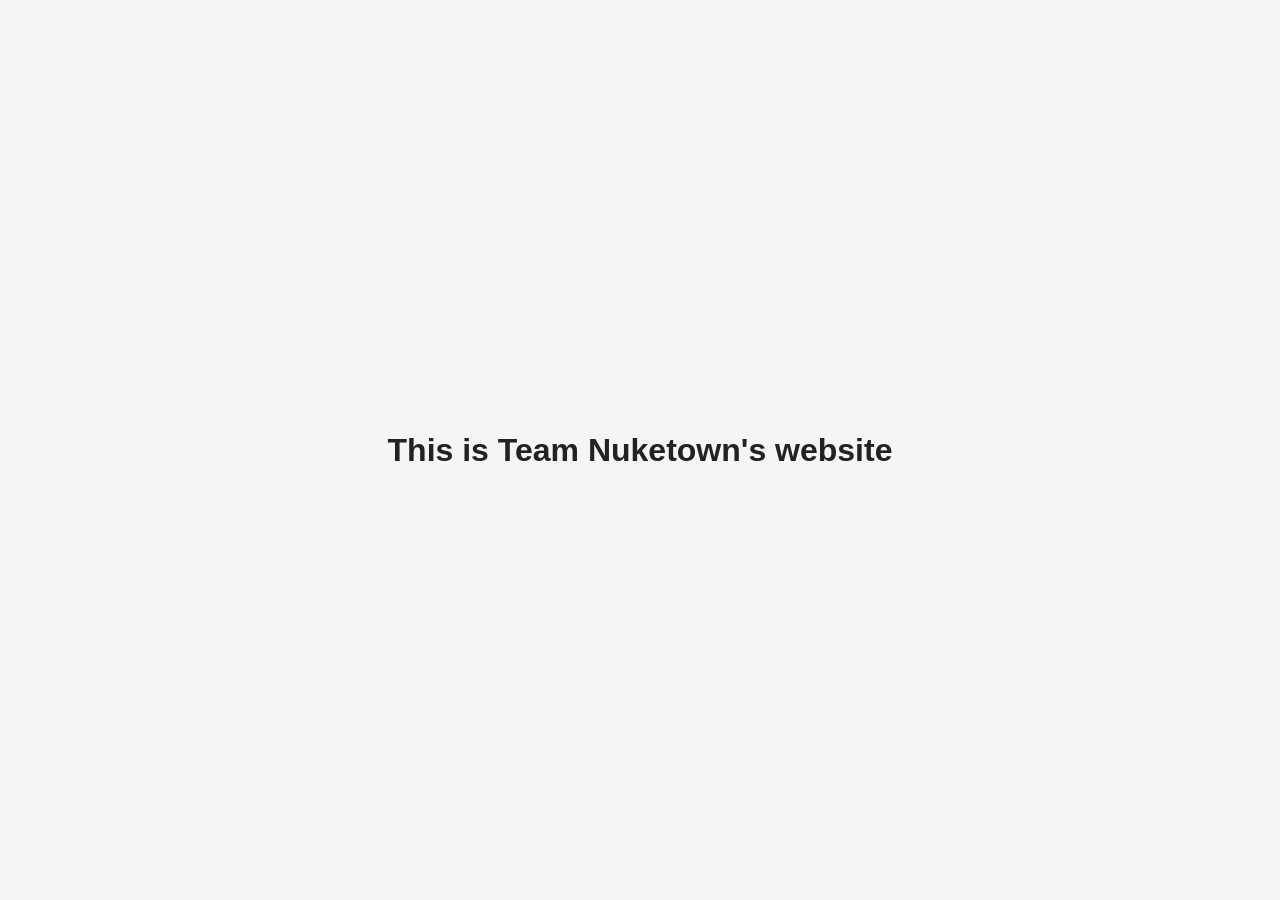
<file: index.html>
<!DOCTYPE html>
<html lang="en">
<head>
  <meta charset="UTF-8">
  <meta name="viewport" content="width=device-width, initial-scale=1.0">
  <title>Team Nuketown</title>
  <style>
    body { font-family: Arial, sans-serif; margin: 0; min-height: 100vh; display: grid; place-items: center; background: #f5f5f5; color: #222; }
    h1 { text-align: center; }
  </style>
</head>
<body>
  <h1>This is Team Nuketown's website</h1>
</body>
</html>
</file>
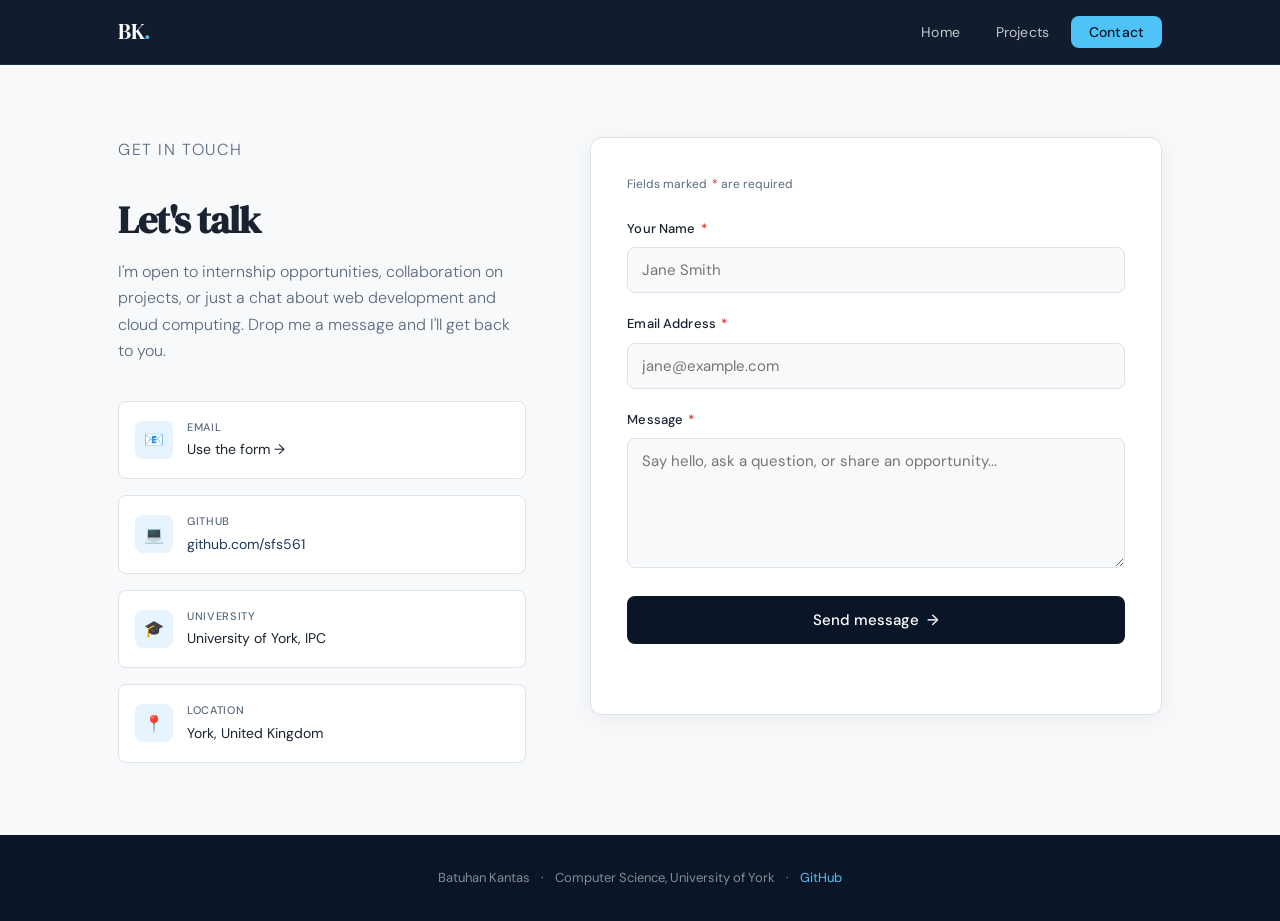
<file: contact.html>
<!DOCTYPE html>
<html lang="en">
<head>
  <meta charset="UTF-8">
  <meta name="viewport" content="width=device-width, initial-scale=1.0">
  <title>Contact — Batuhan Kantas</title>
  <link rel="stylesheet" href="style.css">
</head>
<body>

  <!-- NAVBAR -->
  <nav class="navbar">
    <div class="nav-inner">
      <a href="index.html" class="nav-logo">BK<span>.</span></a>
      <button class="hamburger" id="hamburger" aria-label="Toggle navigation">
        <span></span><span></span><span></span>
      </button>
      <ul class="nav-links" id="nav-links">
        <li><a href="index.html">Home</a></li>
        <li><a href="projects.html">Projects</a></li>
        <li><a href="contact.html" class="active nav-cta">Contact</a></li>
      </ul>
    </div>
  </nav>

  <!-- CONTACT PAGE -->
  <section class="page">
    <div class="contact-layout">

      <!-- Left: info -->
      <div class="contact-info">
        <p class="section-label">Get in touch</p>
        <h2>Let's talk</h2>
        <p>I'm open to internship opportunities, collaboration on projects, or just a chat about web development and cloud computing. Drop me a message and I'll get back to you.</p>

        <div class="contact-details">
          <div class="contact-item">
            <div class="contact-icon">📧</div>
            <div class="contact-item-text">
              <div class="contact-item-label">Email</div>
              <div class="contact-item-value">Use the form →</div>
            </div>
          </div>
          <div class="contact-item">
            <div class="contact-icon">💻</div>
            <div class="contact-item-text">
              <div class="contact-item-label">GitHub</div>
              <div class="contact-item-value"><a href="https://github.com/sfs561" target="_blank" style="color: var(--navy-light); text-decoration:none;">github.com/sfs561</a></div>
            </div>
          </div>
          <div class="contact-item">
            <div class="contact-icon">🎓</div>
            <div class="contact-item-text">
              <div class="contact-item-label">University</div>
              <div class="contact-item-value">University of York, IPC</div>
            </div>
          </div>
          <div class="contact-item">
            <div class="contact-icon">📍</div>
            <div class="contact-item-text">
              <div class="contact-item-label">Location</div>
              <div class="contact-item-value">York, United Kingdom</div>
            </div>
          </div>
        </div>
      </div>

      <!-- Right: form -->
      <div class="form-card">
        <p class="required-note">Fields marked <span class="required-star">*</span> are required</p>

        <form id="contact-form" novalidate>

          <div class="form-group">
            <label for="name">Your Name <span class="required-star">*</span></label>
            <input type="text" id="name" name="name" required placeholder="Jane Smith" autocomplete="name" />
          </div>

          <div class="form-group">
            <label for="email">Email Address <span class="required-star">*</span></label>
            <input type="email" id="email" name="email" required placeholder="jane@example.com" autocomplete="email" />
          </div>

          <div class="form-group">
            <label for="message">Message <span class="required-star">*</span></label>
            <textarea id="message" name="message" required placeholder="Say hello, ask a question, or share an opportunity..."></textarea>
          </div>

          <button type="submit" id="submit-btn" class="btn-submit">
            <span id="btn-text">Send message</span>
            <span id="btn-icon">→</span>
          </button>

          <p id="form-status"></p>
        </form>
      </div>

    </div>
  </section>

  <!-- FOOTER -->
  <footer>
    <p>Batuhan Kantas <span>·</span> Computer Science, University of York <span>·</span>
      <a href="https://github.com/sfs561" target="_blank">GitHub</a>
    </p>
  </footer>

  <script>
    // ── Hamburger ─────────────────────────────────────────────────
    const hamburger = document.getElementById('hamburger');
    const navLinks = document.getElementById('nav-links');
    hamburger.addEventListener('click', () => navLinks.classList.toggle('open'));

    // ── Supabase config ───────────────────────────────────────────
    const SUPABASE_URL  = "https://ihsvjxcamsbvhydwrxga.supabase.co";
    const SUPABASE_ANON = "sb_publishable_OjLAGXrJBRbByPJsdY6arw_NAXjvGSJ";

    // ── Form submission ───────────────────────────────────────────
    document.getElementById("contact-form")
      .addEventListener("submit", async function (event) {
        event.preventDefault();

        const name    = document.getElementById("name").value.trim();
        const email   = document.getElementById("email").value.trim();
        const message = document.getElementById("message").value.trim();
        const btn     = document.getElementById("submit-btn");
        const btnText = document.getElementById("btn-text");
        const btnIcon = document.getElementById("btn-icon");
        const status  = document.getElementById("form-status");

        // Client-side validation
        if (!name || !email || !message) {
          status.textContent = "Please fill in all required fields.";
          status.style.color = "var(--error)";
          return;
        }

        btn.disabled    = true;
        btnText.textContent = "Sending...";
        btnIcon.textContent = "⏳";
        status.textContent  = "";

        try {
          const response = await fetch(
            `${SUPABASE_URL}/rest/v1/contact_messages`,
            {
              method: "POST",
              headers: {
                "Content-Type":  "application/json",
                "apikey":        SUPABASE_ANON,
                "Authorization": `Bearer ${SUPABASE_ANON}`,
                "Prefer":        "return=minimal"
              },
              body: JSON.stringify({ name, email, message })
            }
          );

          if (response.ok) {
            status.textContent = "✓ Message sent! I will be in touch soon.";
            status.style.color = "var(--success)";
            event.target.reset();
          } else {
            const err = await response.json();
            console.error("Supabase error:", err);
            status.textContent = "Something went wrong. Please try again.";
            status.style.color = "var(--error)";
          }
        } catch (networkError) {
          console.error("Network error:", networkError);
          status.textContent = "Could not connect. Check your internet connection.";
          status.style.color = "var(--error)";
        } finally {
          btn.disabled        = false;
          btnText.textContent = "Send message";
          btnIcon.textContent = "→";
        }
      });
  </script>

</body>
</html>
</file>
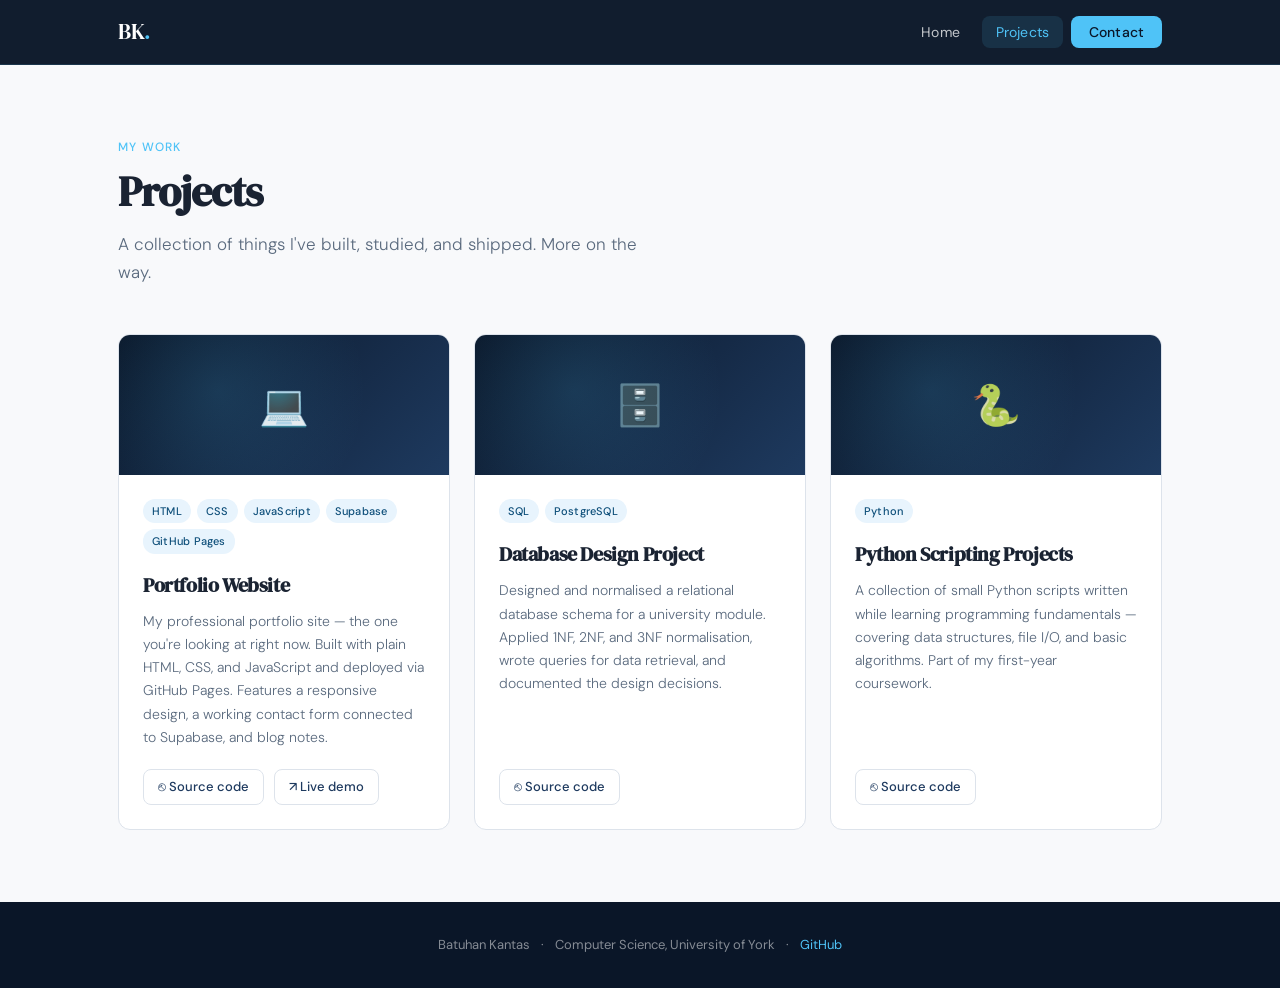
<file: projects.html>
<!DOCTYPE html>
<html lang="en">
<head>
  <meta charset="UTF-8">
  <meta name="viewport" content="width=device-width, initial-scale=1.0">
  <title>Projects — Batuhan Kantas</title>
  <link rel="stylesheet" href="style.css">
</head>
<body>

  <!-- NAVBAR -->
  <nav class="navbar">
    <div class="nav-inner">
      <a href="index.html" class="nav-logo">BK<span>.</span></a>
      <button class="hamburger" id="hamburger" aria-label="Toggle navigation">
        <span></span><span></span><span></span>
      </button>
      <ul class="nav-links" id="nav-links">
        <li><a href="index.html">Home</a></li>
        <li><a href="projects.html" class="active">Projects</a></li>
        <li><a href="contact.html" class="nav-cta">Contact</a></li>
      </ul>
    </div>
  </nav>

  <!-- PAGE CONTENT -->
  <section class="page">
    <p class="section-label">My work</p>
    <h1 class="section-title">Projects</h1>
    <p class="section-desc">A collection of things I've built, studied, and shipped. More on the way.</p>

    <div class="projects-grid">

      <!-- Project 1 -->
      <div class="project-card">
        <div class="project-banner">💻</div>
        <div class="project-body">
          <div class="project-stack">
            <span class="stack-tag">HTML</span>
            <span class="stack-tag">CSS</span>
            <span class="stack-tag">JavaScript</span>
            <span class="stack-tag">Supabase</span>
            <span class="stack-tag">GitHub Pages</span>
          </div>
          <h3>Portfolio Website</h3>
          <p>My professional portfolio site — the one you're looking at right now. Built with plain HTML, CSS, and JavaScript and deployed via GitHub Pages. Features a responsive design, a working contact form connected to Supabase, and blog notes.</p>
          <div class="project-links">
            <a href="https://github.com/sfs561/sfs561.github.io" target="_blank">⎋ Source code</a>
            <a href="https://sfs561.github.io/" target="_blank">↗ Live demo</a>
          </div>
        </div>
      </div>

      <!-- Project 2 — placeholder -->
      <div class="project-card">
        <div class="project-banner">🗄️</div>
        <div class="project-body">
          <div class="project-stack">
            <span class="stack-tag">SQL</span>
            <span class="stack-tag">PostgreSQL</span>
          </div>
          <h3>Database Design Project</h3>
          <p>Designed and normalised a relational database schema for a university module. Applied 1NF, 2NF, and 3NF normalisation, wrote queries for data retrieval, and documented the design decisions.</p>
          <div class="project-links">
            <a href="https://github.com/sfs561" target="_blank">⎋ Source code</a>
          </div>
        </div>
      </div>

      <!-- Project 3 — placeholder -->
      <div class="project-card">
        <div class="project-banner">🐍</div>
        <div class="project-body">
          <div class="project-stack">
            <span class="stack-tag">Python</span>
          </div>
          <h3>Python Scripting Projects</h3>
          <p>A collection of small Python scripts written while learning programming fundamentals — covering data structures, file I/O, and basic algorithms. Part of my first-year coursework.</p>
          <div class="project-links">
            <a href="https://github.com/sfs561" target="_blank">⎋ Source code</a>
          </div>
        </div>
      </div>

    </div>
  </section>

  <!-- FOOTER -->
  <footer>
    <p>Batuhan Kantas <span>·</span> Computer Science, University of York <span>·</span>
      <a href="https://github.com/sfs561" target="_blank">GitHub</a>
    </p>
  </footer>

  <script>
    const hamburger = document.getElementById('hamburger');
    const navLinks = document.getElementById('nav-links');
    hamburger.addEventListener('click', () => navLinks.classList.toggle('open'));
  </script>

</body>
</html>
</file>
<file: style.css>
@import url('https://fonts.googleapis.com/css2?family=DM+Serif+Display:ital@0;1&family=DM+Sans:ital,opsz,wght@0,9..40,300;0,9..40,400;0,9..40,500;1,9..40,300&display=swap');

*, *::before, *::after { box-sizing: border-box; margin: 0; padding: 0; }

:root {
  --navy: #0a1628;
  --navy-mid: #142240;
  --navy-light: #1e3a5f;
  --accent: #4fc3f7;
  --accent2: #e8f4fd;
  --white: #ffffff;
  --offwhite: #f8f9fb;
  --text: #1a2332;
  --muted: #5a6a7e;
  --border: #dde3eb;
  --success: #1a7a4a;
  --error: #dc2626;
  --radius: 12px;
  --radius-sm: 8px;
  --font-display: 'DM Serif Display', Georgia, serif;
  --font-body: 'DM Sans', sans-serif;
  --transition: 0.22s ease;
}

html { scroll-behavior: smooth; font-size: 16px; }

body {
  font-family: var(--font-body);
  background: var(--offwhite);
  color: var(--text);
  line-height: 1.7;
  min-height: 100vh;
}

/* ── NAVBAR ── */
.navbar {
  position: sticky;
  top: 0;
  z-index: 100;
  background: rgba(10, 22, 40, 0.97);
  backdrop-filter: blur(12px);
  border-bottom: 1px solid rgba(79, 195, 247, 0.15);
}

.nav-inner {
  max-width: 1100px;
  margin: auto;
  padding: 0 28px;
  height: 64px;
  display: flex;
  align-items: center;
  justify-content: space-between;
}

.nav-logo {
  font-family: var(--font-display);
  font-size: 22px;
  color: var(--white);
  text-decoration: none;
  letter-spacing: -0.02em;
}

.nav-logo span { color: var(--accent); }

.nav-links {
  display: flex;
  align-items: center;
  gap: 8px;
  list-style: none;
}

.nav-links a {
  color: rgba(255,255,255,0.75);
  text-decoration: none;
  font-size: 14px;
  font-weight: 400;
  padding: 7px 14px;
  border-radius: 8px;
  transition: all var(--transition);
  letter-spacing: 0.01em;
}

.nav-links a:hover,
.nav-links a.active {
  color: var(--white);
  background: rgba(79, 195, 247, 0.12);
}

.nav-links a.active {
  color: var(--accent);
}

.nav-cta {
  background: var(--accent) !important;
  color: var(--navy) !important;
  font-weight: 500 !important;
  padding: 7px 18px !important;
}
.nav-cta:hover { background: #81d4fa !important; }

/* hamburger */
.hamburger {
  display: none;
  flex-direction: column;
  gap: 5px;
  cursor: pointer;
  background: none;
  border: none;
  padding: 4px;
}
.hamburger span {
  display: block;
  width: 22px;
  height: 2px;
  background: var(--white);
  border-radius: 2px;
  transition: var(--transition);
}

/* ── HERO ── */
.hero {
  background: linear-gradient(135deg, var(--navy) 0%, var(--navy-mid) 60%, #0e2a4a 100%);
  color: var(--white);
  padding: 100px 28px 90px;
  position: relative;
  overflow: hidden;
}

.hero::before {
  content: '';
  position: absolute;
  top: -60px;
  right: -80px;
  width: 420px;
  height: 420px;
  background: radial-gradient(circle, rgba(79,195,247,0.12) 0%, transparent 70%);
  pointer-events: none;
}

.hero::after {
  content: '';
  position: absolute;
  bottom: -80px;
  left: -60px;
  width: 300px;
  height: 300px;
  background: radial-gradient(circle, rgba(79,195,247,0.07) 0%, transparent 70%);
  pointer-events: none;
}

.hero-inner {
  max-width: 1100px;
  margin: auto;
  position: relative;
  z-index: 1;
}

.hero-eyebrow {
  display: inline-flex;
  align-items: center;
  gap: 8px;
  background: rgba(79,195,247,0.1);
  border: 1px solid rgba(79,195,247,0.25);
  color: var(--accent);
  font-size: 13px;
  font-weight: 500;
  padding: 6px 14px;
  border-radius: 20px;
  margin-bottom: 24px;
  letter-spacing: 0.04em;
}

.hero-eyebrow::before {
  content: '';
  width: 6px;
  height: 6px;
  background: var(--accent);
  border-radius: 50%;
  animation: blink 2s ease-in-out infinite;
}

@keyframes blink {
  0%, 100% { opacity: 1; }
  50% { opacity: 0.3; }
}

.hero h1 {
  font-family: var(--font-display);
  font-size: clamp(40px, 6vw, 72px);
  line-height: 1.1;
  letter-spacing: -0.03em;
  margin-bottom: 20px;
}

.hero h1 em {
  font-style: italic;
  color: var(--accent);
}

.hero-sub {
  font-size: 18px;
  color: rgba(255,255,255,0.65);
  max-width: 520px;
  font-weight: 300;
  margin-bottom: 36px;
  line-height: 1.6;
}

.hero-btns {
  display: flex;
  gap: 14px;
  flex-wrap: wrap;
}

.btn {
  display: inline-flex;
  align-items: center;
  gap: 8px;
  padding: 13px 26px;
  border-radius: 10px;
  font-size: 15px;
  font-weight: 500;
  text-decoration: none;
  cursor: pointer;
  border: none;
  transition: all var(--transition);
  font-family: var(--font-body);
}

.btn-primary {
  background: var(--accent);
  color: var(--navy);
}
.btn-primary:hover { background: #81d4fa; transform: translateY(-1px); }

.btn-outline {
  background: transparent;
  color: var(--white);
  border: 1.5px solid rgba(255,255,255,0.3);
}
.btn-outline:hover { border-color: var(--accent); color: var(--accent); transform: translateY(-1px); }

/* ── PAGE WRAPPER ── */
.page {
  max-width: 1100px;
  margin: 0 auto;
  padding: 72px 28px;
}

/* ── SECTION HEADERS ── */
.section-label {
  font-size: 12px;
  font-weight: 500;
  letter-spacing: 0.1em;
  text-transform: uppercase;
  color: var(--accent);
  margin-bottom: 10px;
}

.section-title {
  font-family: var(--font-display);
  font-size: clamp(28px, 4vw, 42px);
  color: var(--text);
  letter-spacing: -0.025em;
  line-height: 1.15;
  margin-bottom: 14px;
}

.section-desc {
  font-size: 17px;
  color: var(--muted);
  max-width: 520px;
  font-weight: 300;
  margin-bottom: 48px;
  line-height: 1.65;
}

/* ── ABOUT GRID ── */
.about-grid {
  display: grid;
  grid-template-columns: 1fr 1fr;
  gap: 56px;
  align-items: center;
}

.about-avatar {
  width: 100%;
  aspect-ratio: 1;
  max-width: 360px;
  background: linear-gradient(135deg, var(--navy) 0%, var(--navy-light) 100%);
  border-radius: 24px;
  display: flex;
  align-items: center;
  justify-content: center;
  position: relative;
  overflow: hidden;
  border: 1px solid rgba(79,195,247,0.2);
}

.avatar-initials {
  font-family: var(--font-display);
  font-size: 80px;
  color: var(--accent);
  opacity: 0.9;
  letter-spacing: -0.04em;
}

.about-avatar::after {
  content: '';
  position: absolute;
  inset: 0;
  background: radial-gradient(circle at 70% 30%, rgba(79,195,247,0.1) 0%, transparent 60%);
}

.about-content h2 {
  font-family: var(--font-display);
  font-size: 34px;
  letter-spacing: -0.02em;
  margin-bottom: 16px;
  line-height: 1.2;
}

.about-content p {
  color: var(--muted);
  font-size: 16px;
  margin-bottom: 16px;
  font-weight: 300;
}

.about-tags {
  display: flex;
  flex-wrap: wrap;
  gap: 8px;
  margin-top: 24px;
}

.tag {
  background: var(--accent2);
  color: var(--navy-light);
  border: 1px solid rgba(79,195,247,0.3);
  font-size: 13px;
  font-weight: 500;
  padding: 5px 12px;
  border-radius: 20px;
}

/* ── SKILLS SECTION ── */
.skills-section {
  background: var(--navy);
  color: var(--white);
  padding: 72px 28px;
}

.skills-inner {
  max-width: 1100px;
  margin: auto;
}

.skills-section .section-title { color: var(--white); }
.skills-section .section-desc { color: rgba(255,255,255,0.55); }

.skills-grid {
  display: grid;
  grid-template-columns: repeat(auto-fit, minmax(220px, 1fr));
  gap: 16px;
}

.skill-card {
  background: rgba(255,255,255,0.05);
  border: 1px solid rgba(79,195,247,0.15);
  border-radius: var(--radius);
  padding: 24px;
  transition: var(--transition);
}

.skill-card:hover {
  background: rgba(79,195,247,0.08);
  border-color: rgba(79,195,247,0.35);
  transform: translateY(-2px);
}

.skill-icon {
  font-size: 28px;
  margin-bottom: 12px;
}

.skill-card h3 {
  font-size: 15px;
  font-weight: 500;
  color: var(--white);
  margin-bottom: 8px;
}

.skill-card p {
  font-size: 13px;
  color: rgba(255,255,255,0.5);
  font-weight: 300;
  line-height: 1.55;
}

/* ── BLOG SECTION ── */
.blog-grid {
  display: grid;
  grid-template-columns: repeat(auto-fit, minmax(300px, 1fr));
  gap: 20px;
}

.blog-card {
  background: var(--white);
  border: 1px solid var(--border);
  border-radius: var(--radius);
  padding: 28px;
  transition: var(--transition);
  cursor: default;
}

.blog-card:hover {
  border-color: var(--accent);
  box-shadow: 0 8px 32px rgba(79,195,247,0.1);
  transform: translateY(-2px);
}

.blog-date {
  font-size: 12px;
  color: var(--muted);
  margin-bottom: 10px;
  font-weight: 400;
}

.blog-card h3 {
  font-family: var(--font-display);
  font-size: 20px;
  letter-spacing: -0.02em;
  color: var(--text);
  margin-bottom: 10px;
  line-height: 1.3;
}

.blog-card p {
  font-size: 14px;
  color: var(--muted);
  font-weight: 300;
  line-height: 1.65;
}

/* ── PROJECT CARDS ── */
.projects-grid {
  display: grid;
  grid-template-columns: repeat(auto-fit, minmax(320px, 1fr));
  gap: 24px;
}

.project-card {
  background: var(--white);
  border: 1px solid var(--border);
  border-radius: var(--radius);
  overflow: hidden;
  transition: var(--transition);
  display: flex;
  flex-direction: column;
}

.project-card:hover {
  border-color: rgba(79,195,247,0.4);
  box-shadow: 0 12px 40px rgba(10,22,40,0.1);
  transform: translateY(-3px);
}

.project-banner {
  height: 140px;
  background: linear-gradient(135deg, var(--navy) 0%, var(--navy-light) 100%);
  display: flex;
  align-items: center;
  justify-content: center;
  font-size: 40px;
  position: relative;
  overflow: hidden;
}

.project-banner::after {
  content: '';
  position: absolute;
  inset: 0;
  background: radial-gradient(circle at 30% 40%, rgba(79,195,247,0.15) 0%, transparent 60%);
}

.project-body { padding: 24px; flex: 1; display: flex; flex-direction: column; }

.project-stack {
  display: flex;
  flex-wrap: wrap;
  gap: 6px;
  margin-bottom: 14px;
}

.stack-tag {
  background: var(--accent2);
  color: #0e4f7a;
  font-size: 11px;
  font-weight: 500;
  padding: 3px 9px;
  border-radius: 12px;
  letter-spacing: 0.02em;
}

.project-body h3 {
  font-family: var(--font-display);
  font-size: 20px;
  letter-spacing: -0.02em;
  margin-bottom: 8px;
  color: var(--text);
}

.project-body p {
  font-size: 14px;
  color: var(--muted);
  font-weight: 300;
  line-height: 1.65;
  flex: 1;
  margin-bottom: 20px;
}

.project-links {
  display: flex;
  gap: 10px;
}

.project-links a {
  font-size: 13px;
  font-weight: 500;
  color: var(--navy-light);
  text-decoration: none;
  display: inline-flex;
  align-items: center;
  gap: 5px;
  padding: 6px 14px;
  border: 1px solid var(--border);
  border-radius: 8px;
  transition: var(--transition);
}
.project-links a:hover { border-color: var(--accent); color: #0e4f7a; }

/* ── CONTACT PAGE ── */
.contact-layout {
  display: grid;
  grid-template-columns: 1fr 1.4fr;
  gap: 64px;
  align-items: start;
}

.contact-info h2 {
  font-family: var(--font-display);
  font-size: 38px;
  letter-spacing: -0.025em;
  line-height: 1.15;
  margin-bottom: 16px;
}

.contact-info p {
  font-size: 16px;
  color: var(--muted);
  font-weight: 300;
  margin-bottom: 36px;
  line-height: 1.65;
}

.contact-details {
  display: flex;
  flex-direction: column;
  gap: 16px;
}

.contact-item {
  display: flex;
  align-items: center;
  gap: 14px;
  padding: 16px;
  background: var(--white);
  border: 1px solid var(--border);
  border-radius: var(--radius-sm);
}

.contact-icon {
  width: 38px;
  height: 38px;
  background: var(--accent2);
  border-radius: 8px;
  display: flex;
  align-items: center;
  justify-content: center;
  font-size: 16px;
  flex-shrink: 0;
}

.contact-item-text { flex: 1; }
.contact-item-label { font-size: 11px; color: var(--muted); font-weight: 500; letter-spacing: 0.06em; text-transform: uppercase; }
.contact-item-value { font-size: 14px; color: var(--text); font-weight: 400; margin-top: 2px; }

/* ── FORM ── */
.form-card {
  background: var(--white);
  border: 1px solid var(--border);
  border-radius: var(--radius);
  padding: 36px;
  box-shadow: 0 4px 24px rgba(10,22,40,0.06);
}

.form-group {
  margin-bottom: 20px;
}

.form-group label {
  display: block;
  font-size: 13px;
  font-weight: 500;
  color: var(--text);
  margin-bottom: 7px;
  letter-spacing: 0.01em;
}

.required-star { color: var(--error); margin-left: 2px; }
.required-note { font-size: 12px; color: var(--muted); margin-bottom: 24px; }

.form-group input,
.form-group textarea {
  width: 100%;
  padding: 12px 14px;
  border: 1.5px solid var(--border);
  border-radius: var(--radius-sm);
  font-family: var(--font-body);
  font-size: 15px;
  color: var(--text);
  background: var(--offwhite);
  transition: var(--transition);
  outline: none;
  -webkit-appearance: none;
}

.form-group input:focus,
.form-group textarea:focus {
  border-color: var(--accent);
  background: var(--white);
  box-shadow: 0 0 0 3px rgba(79,195,247,0.12);
}

.form-group textarea { resize: vertical; min-height: 130px; }

.btn-submit {
  width: 100%;
  padding: 14px;
  background: var(--navy);
  color: var(--white);
  border: none;
  border-radius: var(--radius-sm);
  font-family: var(--font-body);
  font-size: 15px;
  font-weight: 500;
  cursor: pointer;
  transition: var(--transition);
  display: flex;
  align-items: center;
  justify-content: center;
  gap: 8px;
}

.btn-submit:hover { background: var(--navy-light); transform: translateY(-1px); }
.btn-submit:disabled { opacity: 0.65; cursor: not-allowed; transform: none; }

#form-status {
  margin-top: 14px;
  font-size: 14px;
  font-weight: 400;
  min-height: 20px;
  text-align: center;
}

/* ── FOOTER ── */
footer {
  background: var(--navy);
  color: rgba(255,255,255,0.5);
  padding: 32px 28px;
  text-align: center;
  font-size: 13px;
}

footer a { color: var(--accent); text-decoration: none; }
footer span { margin: 0 8px; }

/* ── DIVIDER ── */
.divider {
  border: none;
  border-top: 1px solid var(--border);
  margin: 0;
}

/* ── RESPONSIVE ── */
@media (max-width: 768px) {
  .nav-links { display: none; flex-direction: column; position: absolute; top: 64px; left: 0; right: 0; background: var(--navy); padding: 16px; border-bottom: 1px solid rgba(79,195,247,0.15); gap: 4px; }
  .nav-links.open { display: flex; }
  .hamburger { display: flex; }

  .hero { padding: 64px 20px 60px; }
  .hero h1 { font-size: 38px; }
  .hero-sub { font-size: 16px; }

  .about-grid { grid-template-columns: 1fr; gap: 32px; }
  .about-avatar { max-width: 200px; margin: auto; }

  .contact-layout { grid-template-columns: 1fr; gap: 40px; }
  .form-card { padding: 24px; }

  .page { padding: 48px 20px; }
  .skills-section { padding: 48px 20px; }

  .projects-grid { grid-template-columns: 1fr; }
  .blog-grid { grid-template-columns: 1fr; }
}

@media (max-width: 480px) {
  .hero-btns { flex-direction: column; }
  .btn { justify-content: center; }
  .skills-grid { grid-template-columns: 1fr 1fr; }
}
</file>
